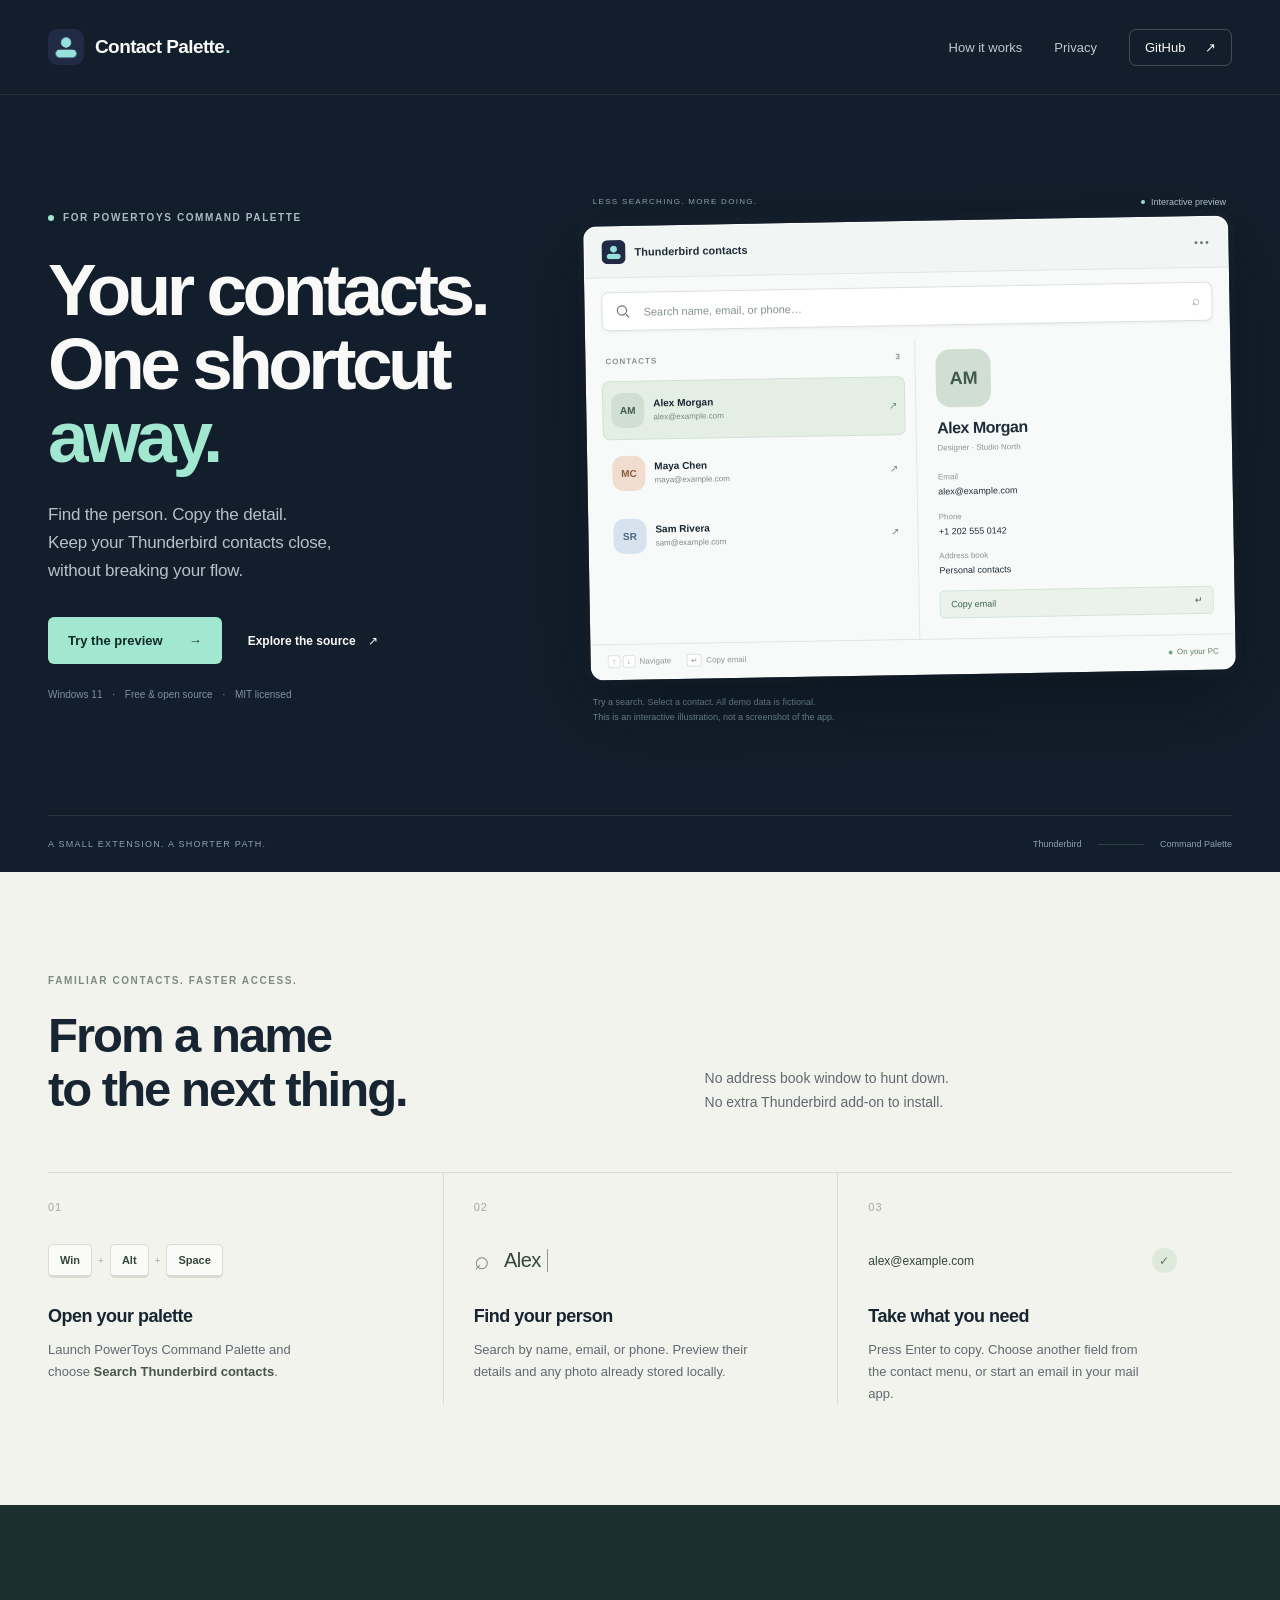
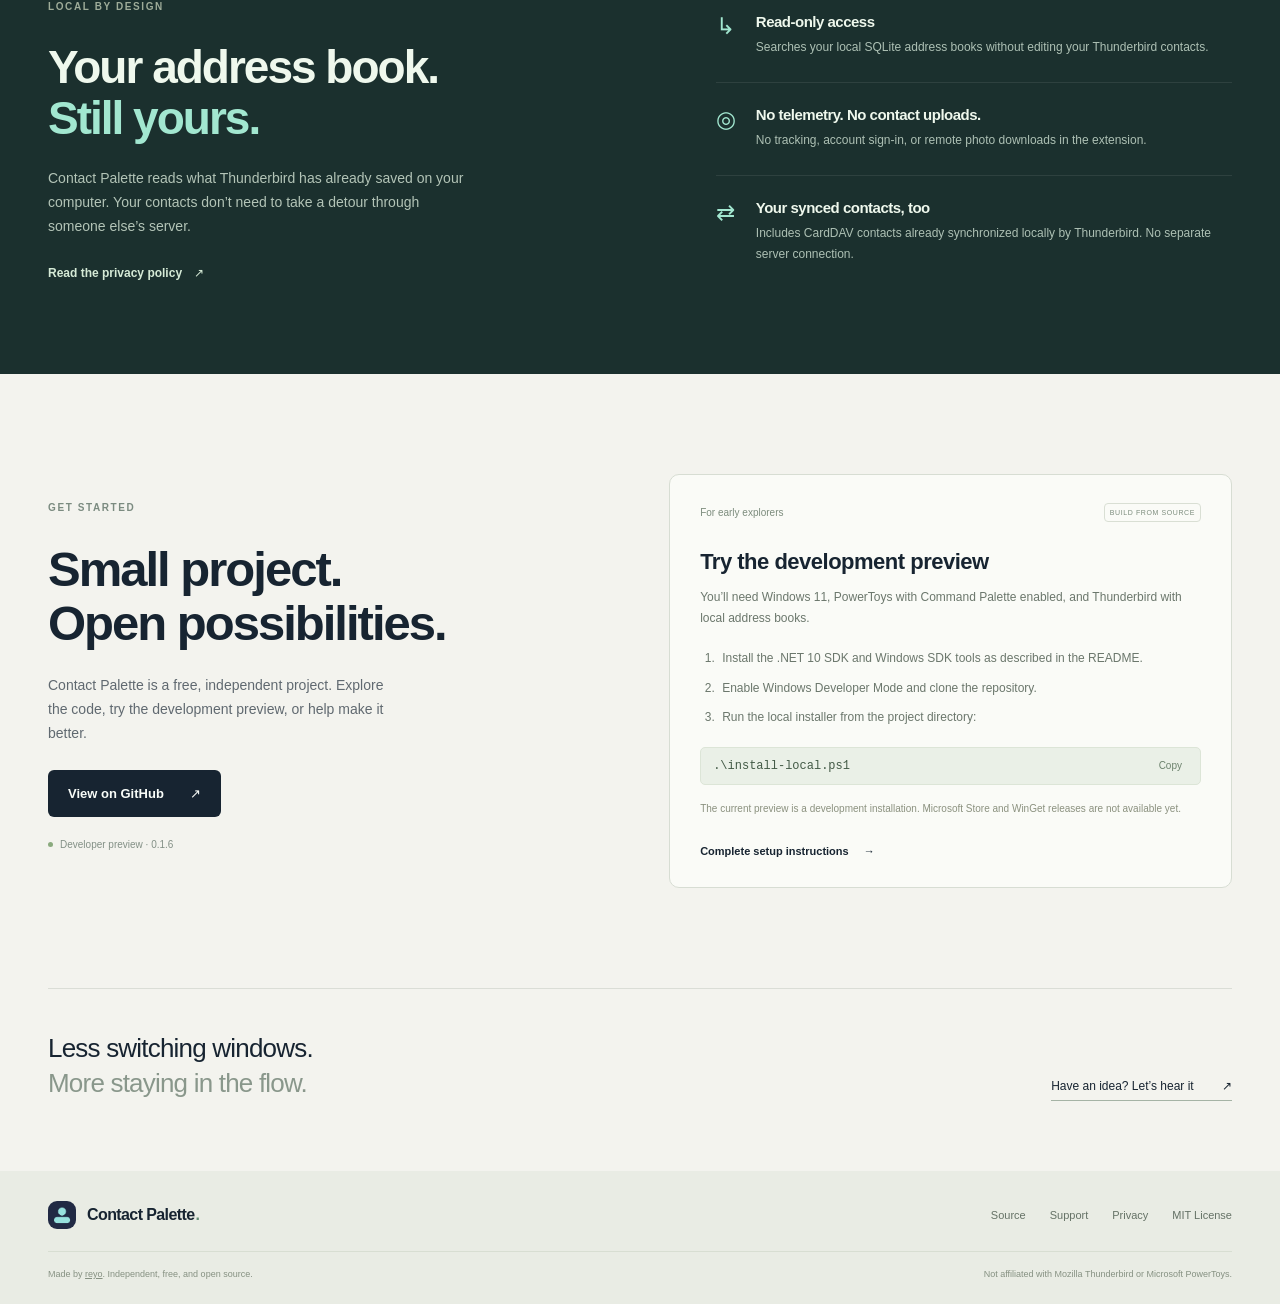
<file: docs/index.html>
<!doctype html>
<html lang="en">
<head>
  <meta charset="utf-8">
  <meta name="viewport" content="width=device-width,initial-scale=1">
  <meta name="description" content="Your Thunderbird contacts, one shortcut away. A local-first, open-source extension for PowerToys Command Palette.">
  <meta name="theme-color" content="#121e2b">
  <meta http-equiv="Content-Security-Policy" content="default-src 'self'; script-src 'self'; style-src 'self'; img-src 'self' data:; connect-src 'none'; object-src 'none'; base-uri 'self'">
  <title>Contact Palette — Your contacts. One shortcut away.</title>
  <link rel="icon" href="assets/logo.png">
  <link rel="stylesheet" href="styles.css">
  <script src="app.js" defer></script>
</head>
<body>
  <a class="skip" href="#main">Skip to content</a>
  <header class="header"><div class="wrap nav">
    <a class="brand" href="./"><img src="assets/logo.png" alt="" width="36" height="36">Contact Palette<span class="brand-dot">.</span></a>
    <nav aria-label="Main navigation"><a href="#how-it-works">How it works</a><a href="#privacy">Privacy</a><a class="nav-github" href="https://github.com/reyo/contact-palette">GitHub <span aria-hidden="true">↗</span></a></nav>
  </div></header>
  <main id="main">
    <section class="hero"><div class="wrap hero-grid">
      <div class="hero-copy">
        <p class="eyebrow"><span class="status-dot"></span> FOR POWERTOYS COMMAND PALETTE</p>
        <h1>Your contacts.<br>One shortcut<br><span>away.</span></h1>
        <p class="hero-description">Find the person. Copy the detail.<br>Keep your Thunderbird contacts close,<br>without breaking your flow.</p>
        <div class="hero-actions"><a class="button mint" href="#get-started">Try the preview <span aria-hidden="true">→</span></a><a class="text-link" href="https://github.com/reyo/contact-palette">Explore the source <span aria-hidden="true">↗</span></a></div>
        <p class="hero-note">Windows 11 <span>·</span> Free &amp; open source <span>·</span> MIT licensed</p>
      </div>
      <div class="demo-shell">
        <div class="demo-caption"><span>LESS SEARCHING. MORE DOING.</span><span class="live-label"><i></i> Interactive preview</span></div>
        <div class="palette" aria-label="Interactive product illustration with fictional contacts">
          <div class="palette-top"><img src="assets/logo.png" width="24" height="24" alt=""><span>Thunderbird contacts</span><span class="palette-dots" aria-hidden="true">•••</span></div>
          <label class="demo-search"><svg viewBox="0 0 24 24" aria-hidden="true"><circle cx="10.5" cy="10.5" r="6.5"></circle><path d="m16 16 4.5 4.5"></path></svg><span class="sr-only">Search fictional contacts</span><input id="demo-search" placeholder="Search name, email, or phone…" autocomplete="off" spellcheck="false"><kbd>⌕</kbd></label>
          <div class="palette-body">
            <div class="demo-results"><p class="tiny-label">CONTACTS <span id="result-count">3</span></p><div id="demo-list" role="listbox" aria-label="Fictional contact results"></div><p id="demo-empty" hidden>No matching contacts.</p></div>
            <div class="demo-detail"><div id="detail-avatar" class="avatar portrait sage" aria-hidden="true">AM</div><h2 id="detail-name">Alex Morgan</h2><p class="detail-role" id="detail-role">Designer · Studio North</p><div class="detail-field"><span>Email</span><span id="detail-email">alex@example.com</span></div><div class="detail-field"><span>Phone</span><span id="detail-phone">+1 202 555 0142</span></div><div class="detail-field"><span>Address book</span><span>Personal contacts</span></div><button class="demo-copy" id="demo-copy" type="button">Copy email <span aria-hidden="true">↵</span></button></div>
          </div>
          <div class="palette-footer"><span><kbd>↑</kbd><kbd>↓</kbd> Navigate</span><span><kbd>↵</kbd> Copy email</span><span class="local-tag"><i></i> On your PC</span></div>
        </div>
        <p class="demo-disclaimer">Try a search. Select a contact. All demo data is fictional.<br>This is an interactive illustration, not a screenshot of the app.</p>
      </div>
    </div><div class="wrap hero-bottom"><span>A SMALL EXTENSION. A SHORTER PATH.</span><span>Thunderbird <span class="connection" aria-hidden="true">────────</span> Command Palette</span></div></section>

    <section class="workflow wrap section" id="how-it-works">
      <div class="section-heading"><p class="eyebrow ink">FAMILIAR CONTACTS. FASTER ACCESS.</p><h2>From a name<br>to the next thing.</h2><p>No address book window to hunt down.<br>No extra Thunderbird add-on to install.</p></div>
      <div class="steps">
        <article><span class="step-number">01</span><div class="step-icon keys" aria-hidden="true"><kbd>Win</kbd><span>+</span><kbd>Alt</kbd><span>+</span><kbd>Space</kbd></div><h3>Open your palette</h3><p>Launch PowerToys Command Palette and choose <strong>Search Thunderbird contacts</strong>.</p></article>
        <article><span class="step-number">02</span><div class="step-icon search-example" aria-hidden="true"><span>⌕</span> Alex<span class="caret"></span></div><h3>Find your person</h3><p>Search by name, email, or phone. Preview their details and any photo already stored locally.</p></article>
        <article><span class="step-number">03</span><div class="step-icon copy-example" aria-hidden="true"><span>alex@example.com</span><span class="copied-mark">✓</span></div><h3>Take what you need</h3><p>Press Enter to copy. Choose another field from the contact menu, or start an email in your mail app.</p></article>
      </div>
    </section>

    <section class="privacy-section" id="privacy"><div class="wrap privacy-grid"><div><p class="eyebrow">LOCAL BY DESIGN</p><h2>Your address book.<br><span>Still yours.</span></h2><p class="privacy-intro">Contact Palette reads what Thunderbird has already saved on your computer. Your contacts don’t need to take a detour through someone else’s server.</p><a class="text-link" href="privacy.html">Read the privacy policy <span aria-hidden="true">↗</span></a></div><div class="privacy-list"><article><span aria-hidden="true">↳</span><div><h3>Read-only access</h3><p>Searches your local SQLite address books without editing your Thunderbird contacts.</p></div></article><article><span aria-hidden="true">◎</span><div><h3>No telemetry. No contact uploads.</h3><p>No tracking, account sign-in, or remote photo downloads in the extension.</p></div></article><article><span aria-hidden="true">⇄</span><div><h3>Your synced contacts, too</h3><p>Includes CardDAV contacts already synchronized locally by Thunderbird. No separate server connection.</p></div></article></div></div></section>

    <section class="get-started wrap section" id="get-started"><div class="install-intro"><p class="eyebrow ink">GET STARTED</p><h2>Small project.<br>Open possibilities.</h2><p>Contact Palette is a free, independent project. Explore the code, try the development preview, or help make it better.</p><a class="button dark" href="https://github.com/reyo/contact-palette">View on GitHub <span aria-hidden="true">↗</span></a><p class="release-note"><span class="status-dot"></span> Developer preview · 0.1.6</p></div><div class="install-card"><div class="install-card-head"><span>For early explorers</span><span class="outline-badge">BUILD FROM SOURCE</span></div><h3>Try the development preview</h3><p>You’ll need Windows 11, PowerToys with Command Palette enabled, and Thunderbird with local address books.</p><ol><li>Install the .NET 10 SDK and Windows SDK tools as described in the README.</li><li>Enable Windows Developer Mode and clone the repository.</li><li>Run the local installer from the project directory:</li></ol><div class="code-row"><code>.\install-local.ps1</code><button id="copy-install" type="button" aria-label="Copy local installer command">Copy</button></div><p class="install-warning">The current preview is a development installation. Microsoft Store and WinGet releases are not available yet.</p><a class="inline-link" href="https://github.com/reyo/contact-palette#try-it-locally-on-windows-11">Complete setup instructions <span aria-hidden="true">→</span></a></div></section>

    <section class="closing wrap"><p>Less switching windows.<br><span>More staying in the flow.</span></p><a href="https://github.com/reyo/contact-palette/issues">Have an idea? Let’s hear it <span aria-hidden="true">↗</span></a></section>
  </main>
  <footer class="footer"><div class="wrap footer-top"><a class="brand" href="./"><img src="assets/logo.png" alt="" width="28" height="28">Contact Palette<span class="brand-dot">.</span></a><nav aria-label="Footer navigation"><a href="https://github.com/reyo/contact-palette">Source</a><a href="https://github.com/reyo/contact-palette/issues">Support</a><a href="privacy.html">Privacy</a><a href="https://github.com/reyo/contact-palette/blob/main/LICENSE">MIT License</a></nav></div><div class="wrap footer-bottom"><p>Made by <a href="https://github.com/reyo">reyo</a>. Independent, free, and open source.</p><p>Not affiliated with Mozilla Thunderbird or Microsoft PowerToys.</p></div></footer>
  <div class="toast" id="toast" role="status" aria-live="polite"></div>
</body></html>
</file>
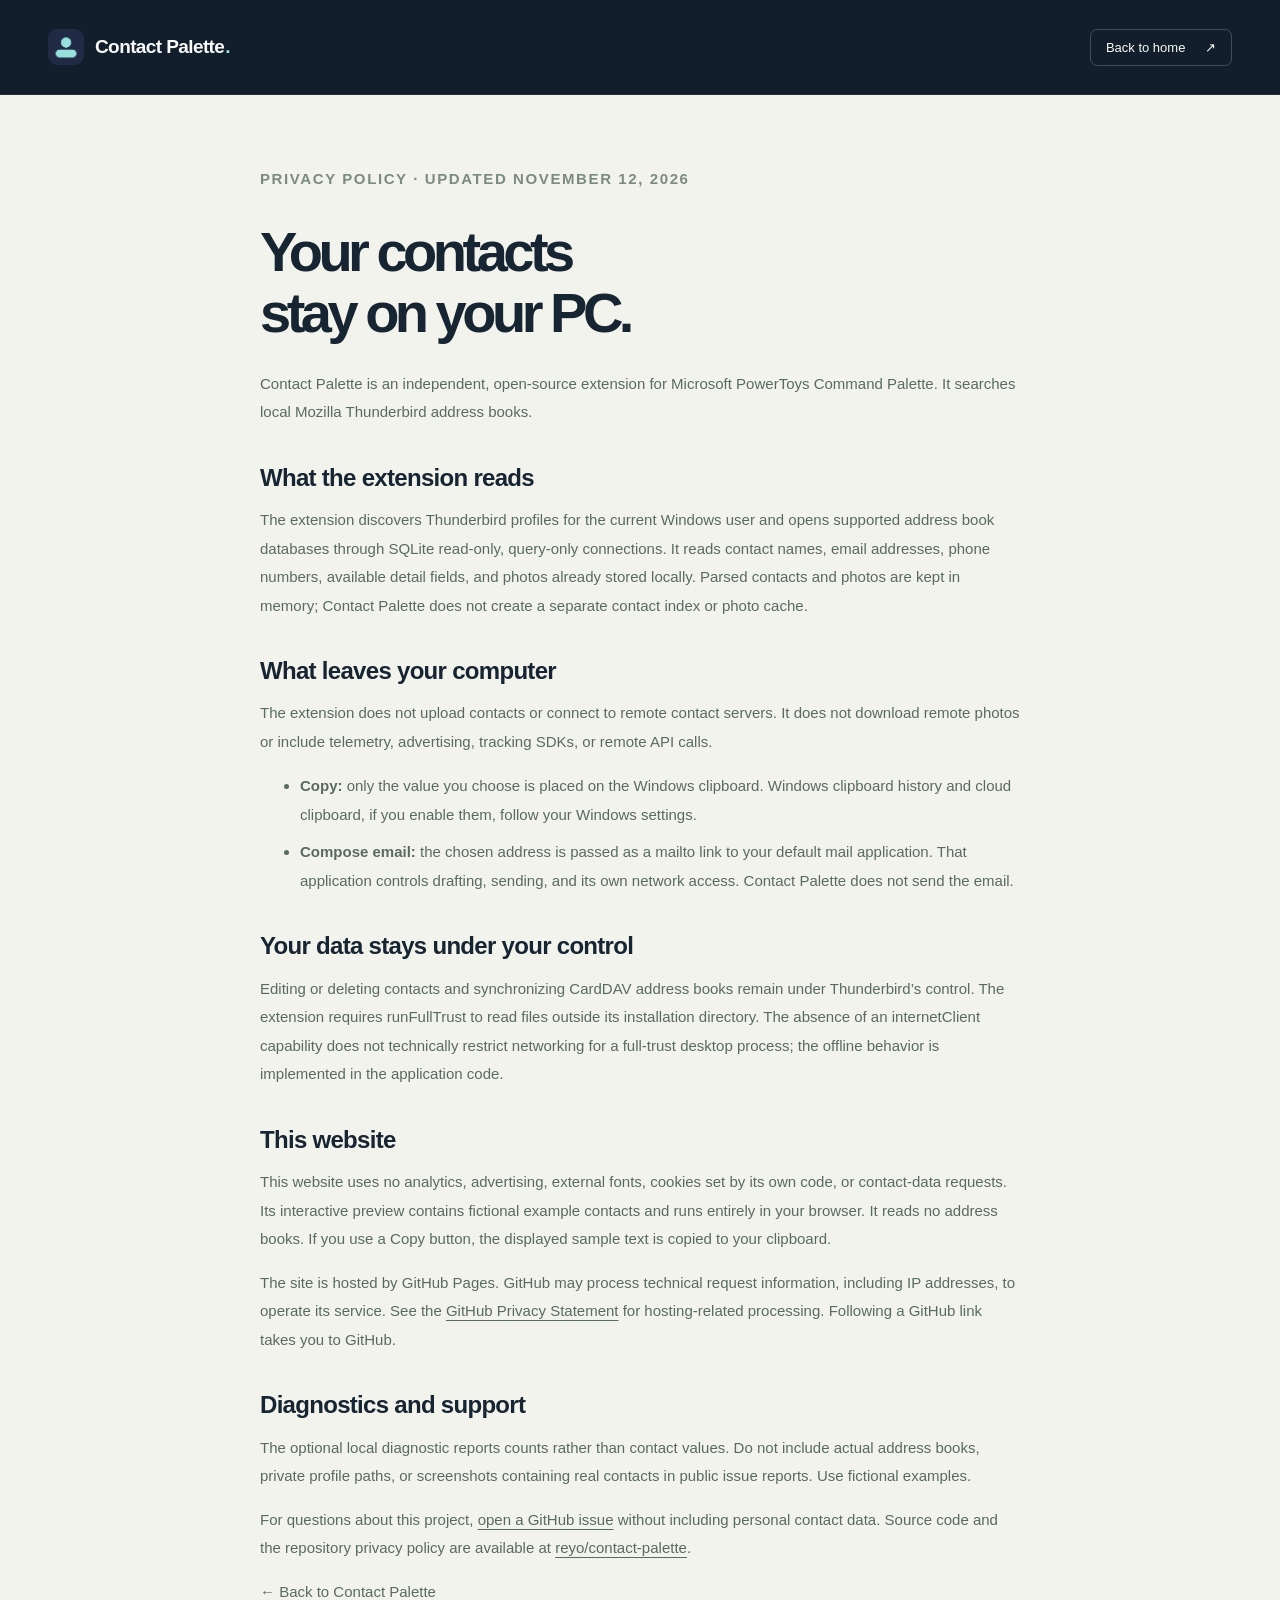
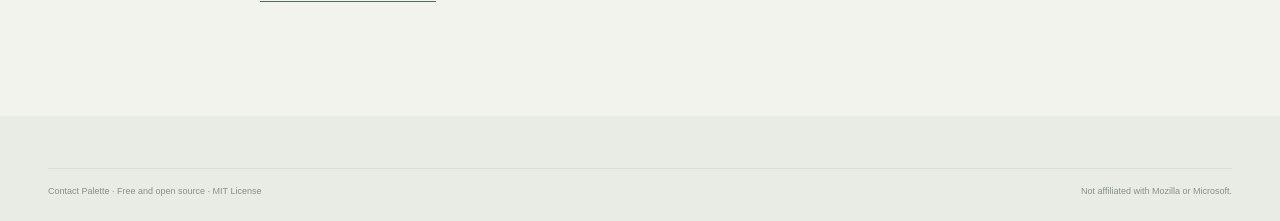
<file: docs/privacy.html>
<!doctype html><html lang="en"><head><meta charset="utf-8"><meta name="viewport" content="width=device-width,initial-scale=1"><meta name="description" content="Privacy policy for Contact Palette, a local-first Thunderbird contact search extension."><meta name="theme-color" content="#121e2b"><meta http-equiv="Content-Security-Policy" content="default-src 'self'; script-src 'none'; style-src 'self'; img-src 'self'; connect-src 'none'; object-src 'none'; base-uri 'self'"><title>Privacy — Contact Palette</title><link rel="icon" href="assets/logo.png"><link rel="stylesheet" href="styles.css"></head><body><a class="skip" href="#main">Skip to content</a><header class="header"><div class="wrap nav"><a class="brand" href="./"><img src="assets/logo.png" width="36" height="36" alt="">Contact Palette<span class="brand-dot">.</span></a><nav aria-label="Main navigation"><a class="nav-github" href="./">Back to home <span aria-hidden="true">↗</span></a></nav></div></header><main id="main" class="wrap policy"><p class="eyebrow">PRIVACY POLICY · UPDATED NOVEMBER 12, 2026</p><h1>Your contacts<br>stay on your PC.</h1><p>Contact Palette is an independent, open-source extension for Microsoft PowerToys Command Palette. It searches local Mozilla Thunderbird address books.</p><h2>What the extension reads</h2><p>The extension discovers Thunderbird profiles for the current Windows user and opens supported address book databases through SQLite read-only, query-only connections. It reads contact names, email addresses, phone numbers, available detail fields, and photos already stored locally. Parsed contacts and photos are kept in memory; Contact Palette does not create a separate contact index or photo cache.</p><h2>What leaves your computer</h2><p>The extension does not upload contacts or connect to remote contact servers. It does not download remote photos or include telemetry, advertising, tracking SDKs, or remote API calls.</p><ul><li><strong>Copy:</strong> only the value you choose is placed on the Windows clipboard. Windows clipboard history and cloud clipboard, if you enable them, follow your Windows settings.</li><li><strong>Compose email:</strong> the chosen address is passed as a mailto link to your default mail application. That application controls drafting, sending, and its own network access. Contact Palette does not send the email.</li></ul><h2>Your data stays under your control</h2><p>Editing or deleting contacts and synchronizing CardDAV address books remain under Thunderbird’s control. The extension requires runFullTrust to read files outside its installation directory. The absence of an internetClient capability does not technically restrict networking for a full-trust desktop process; the offline behavior is implemented in the application code.</p><h2>This website</h2><p>This website uses no analytics, advertising, external fonts, cookies set by its own code, or contact-data requests. Its interactive preview contains fictional example contacts and runs entirely in your browser. It reads no address books. If you use a Copy button, the displayed sample text is copied to your clipboard.</p><p>The site is hosted by GitHub Pages. GitHub may process technical request information, including IP addresses, to operate its service. See the <a href="https://docs.github.com/en/site-policy/privacy-policies/github-general-privacy-statement">GitHub Privacy Statement</a> for hosting-related processing. Following a GitHub link takes you to GitHub.</p><h2>Diagnostics and support</h2><p>The optional local diagnostic reports counts rather than contact values. Do not include actual address books, private profile paths, or screenshots containing real contacts in public issue reports. Use fictional examples.</p><p>For questions about this project, <a href="https://github.com/reyo/contact-palette/issues">open a GitHub issue</a> without including personal contact data. Source code and the repository privacy policy are available at <a href="https://github.com/reyo/contact-palette">reyo/contact-palette</a>.</p><p><a href="./">← Back to Contact Palette</a></p></main><footer class="footer"><div class="wrap footer-bottom"><p>Contact Palette · Free and open source · MIT License</p><p>Not affiliated with Mozilla or Microsoft.</p></div></footer></body></html>
</file>
<file: docs/styles.css>
@charset "UTF-8";
:root{--paper:#f3f3ee;--ink:#172431;--muted:#606970;--night:#121e2b;--mint:#a2e7d0;--line:#daddd6;--white:#fff;--wrap:1200px;font-family:Inter,"Segoe UI",Arial,sans-serif;color:var(--ink);background:var(--paper);font-synthesis:none;color-scheme:light}
*{box-sizing:border-box}html{scroll-behavior:smooth;scroll-padding-top:90px}body{margin:0}a{color:inherit;text-decoration:none}button,input{font:inherit}button,a,input{-webkit-tap-highlight-color:transparent}button{cursor:pointer}a:focus-visible,button:focus-visible,input:focus-visible{outline:3px solid #39a891;outline-offset:5px}img{max-width:100%}.wrap{width:min(var(--wrap),calc(100% - 96px));margin-inline:auto}.header{background:var(--night);color:#f9faf7;border-bottom:1px solid #ffffff15}.nav{height:94px;display:flex;align-items:center;justify-content:space-between;gap:30px}.brand{display:inline-flex;align-items:center;gap:11px;font-size:19px;font-weight:650;letter-spacing:-.6px;white-space:nowrap}.brand img{border-radius:9px}.brand-dot{color:var(--mint);margin-left:-10px}nav{display:flex;gap:32px;align-items:center}nav a{font-size:13px;color:#bdc7ce;transition:color .2s}nav a:hover{color:var(--mint)}.nav-github{border:1px solid #ffffff35;border-radius:7px;padding:10px 15px;color:#f9faf7}.nav-github span{padding-left:16px}.hero{background:var(--night);color:#f9faf7;overflow:hidden}.hero-grid{display:grid;grid-template-columns:.9fr 1.2fr;gap:55px;align-items:center;padding-block:92px 90px}.eyebrow{font-size:10px;font-weight:700;letter-spacing:1.6px;display:flex;align-items:center;gap:9px;color:#a9bbc5;margin:0 0 27px}.status-dot,.live-label i,.local-tag i{height:6px;width:6px;border-radius:50%;display:inline-block;background:var(--mint)}h1{font-size:clamp(55px,5.7vw,82px);font-weight:600;letter-spacing:-4.5px;line-height:1.01;margin:0 0 27px}h1 span{color:var(--mint)}.hero-description{font-size:17px;color:#b5c1ca;line-height:1.65;letter-spacing:-.2px;margin:0 0 32px}.hero-actions{display:flex;align-items:center;gap:26px;flex-wrap:wrap}.button{display:inline-flex;align-items:center;justify-content:space-between;gap:26px;padding:16px 20px;font-size:13px;font-weight:650;border-radius:6px;transition:transform .2s,background .2s}.button:hover{transform:translateY(-2px)}.mint{background:var(--mint);color:#122a28}.mint:hover{background:#b6efdc}.text-link{font-size:12px;font-weight:600;display:inline-flex;gap:12px;align-items:center}.text-link:hover{text-decoration:underline;text-underline-offset:5px}.hero-note{font-size:10px;color:#7f919e;margin:22px 0 0}.hero-note span{margin:0 7px}.demo-shell{min-width:0;padding-top:10px}.demo-caption{display:flex;justify-content:space-between;font-size:8px;letter-spacing:1.3px;color:#90a4b0;margin:0 6px 14px;gap:12px}.live-label{display:flex;align-items:center;gap:6px;font-size:9px;letter-spacing:0;text-transform:none;color:#b5c7ce;white-space:nowrap}.live-label i{width:4px;height:4px}.palette{background:#f8faf9;color:#202d39;border:1px solid #ffffff4a;border-radius:13px;box-shadow:0 28px 75px #020a1160,0 0 0 6px #ffffff03;overflow:hidden;transform:rotate(-1deg)}.palette-top{height:51px;padding:0 17px;display:flex;align-items:center;gap:9px;font-size:11px;font-weight:600;border-bottom:1px solid #e2e8e4;background:#f1f5f3}.palette-top img{border-radius:6px}.palette-dots{margin-left:auto;letter-spacing:2px;font-size:10px;color:#64747b}.demo-search{display:flex;align-items:center;gap:10px;margin:14px 16px;padding:10px 12px;border:1px solid #dce3df;border-radius:7px;background:#fff;box-shadow:0 1px 3px #152f2010}.demo-search svg{width:17px;fill:none;stroke:#66756e;stroke-width:1.7;flex-shrink:0}.demo-search input{min-width:0;flex:1;border:0;background:none;font-size:11px;color:#273f39;outline:none}.demo-search input::placeholder{color:#85928a}.demo-search:focus-within{border-color:#59ab91}.demo-search kbd{color:#85958b;font:12px inherit}.palette-body{display:grid;grid-template-columns:1.05fr 1fr;min-height:283px}.demo-results{padding:5px 10px 20px 15px;border-right:1px solid #e4e9e5}.tiny-label{font-size:8px;color:#86948a;font-weight:650;letter-spacing:1px;margin:5px 4px 12px;display:flex;justify-content:space-between}.contact-row{display:flex;gap:9px;width:100%;align-items:center;text-align:left;border:1px solid transparent;border-radius:7px;background:transparent;padding:11px 8px;margin:4px 0;color:var(--ink)}.contact-row:hover{background:#edf2ed}.contact-row[aria-selected="true"]{border-color:#d1e3d5;background:#e4eee5}.avatar{display:grid;place-items:center;border-radius:11px;width:33px;height:35px;font-size:10px;font-weight:650;flex-shrink:0}.sage{background:#d1ded3;color:#40594c}.peach{background:#f1dcd0;color:#8b5b40}.blue{background:#d6e3ef;color:#4c6680}.contact-row strong{display:block;font-size:10px;font-weight:650}.contact-row small{display:block;font-size:8px;color:#7b8982;margin-top:4px}.contact-row .row-arrow{font-size:10px;margin-left:auto;color:#739181}.demo-detail{padding:10px 20px 20px}.portrait{width:55px;height:58px;border-radius:15px;font-size:18px;margin-bottom:12px}.demo-detail h2{font-size:16px;letter-spacing:-.5px;margin:0 0 4px;font-weight:650}.detail-role{font-size:8px;color:#8a968f;margin:0 0 17px}.detail-field{margin:12px 0;font-size:9px;line-height:1.5}.detail-field span:first-child{display:block;color:#89958d;font-size:8px;margin-bottom:2px}.detail-field span:last-child{overflow-wrap:anywhere}.demo-copy{width:100%;display:flex;align-items:center;justify-content:space-between;padding:8px 10px;border:1px solid #d5e4d8;background:#eaf2eb;color:#3d614b;border-radius:5px;font-size:9px}.demo-copy:hover{background:#dcebdd}.palette-footer{height:35px;display:flex;align-items:center;gap:16px;padding:0 16px;border-top:1px solid #e1e7e2;color:#8c9892;font-size:8px}.palette-footer kbd{border:1px solid #dde4df;border-radius:3px;padding:1px 3px;background:#fff;font:8px inherit;margin-right:2px}.local-tag{display:flex;gap:4px;margin-left:auto;align-items:center;color:#647e6b}.local-tag i{background:#7da58b;width:4px;height:4px}.demo-disclaimer{font-size:9px;color:#748a99;line-height:1.7;margin:20px 6px 0}.hero-bottom{display:flex;justify-content:space-between;gap:20px;padding-block:23px;border-top:1px solid #ffffff19;font-size:9px;color:#8ea2af;letter-spacing:1.25px}.hero-bottom>span:last-child{letter-spacing:0}.connection{margin-inline:14px;color:#435c63;font-size:8px}.section{padding-block:100px}.section-heading{display:grid;grid-template-columns:1.15fr 1fr;column-gap:50px;align-items:end}.section-heading .eyebrow{grid-column:1/-1;margin-bottom:20px}.ink{color:#7b8b80}h2{font-size:clamp(32px,4vw,49px);font-weight:550;letter-spacing:-2px;line-height:1.1;margin:0}p{line-height:1.7}.section-heading>p:last-child{font-size:14px;color:var(--muted);margin:0 0 2px}.steps{display:grid;grid-template-columns:repeat(3,1fr);margin-top:55px;border-top:1px solid var(--line)}.steps article{position:relative;padding:24px 30px 0 0}.steps article+article{border-left:1px solid var(--line);padding-left:30px}.step-number{font-size:11px;color:#a1aaa2;letter-spacing:1px}.step-icon{height:91px;display:flex;align-items:center;gap:6px;color:#33463b}.keys kbd{font-family:inherit;font-size:11px;font-weight:550;padding:9px 11px;background:#fafbf8;border:1px solid #d6dcd2;border-bottom-width:3px;border-radius:5px}.keys>span{color:#a5afa6;font-size:10px}.search-example{font-size:20px;letter-spacing:-.6px}.search-example>span:first-child{margin-right:9px;font-size:26px;color:#7e9383}.caret{height:23px;width:1px;background:#879e8a}.copy-example{font-size:12px;justify-content:space-between;gap:8px}.copied-mark{display:grid;place-items:center;border-radius:50%;width:25px;height:25px;background:#dce9db;color:#5e7b58;margin-right:25px}h3{font-size:18px;letter-spacing:-.5px;font-weight:600;margin:0 0 12px}.steps p{font-size:13px;color:var(--muted);margin:0;max-width:275px}.steps strong{font-weight:550;color:#46564a}.privacy-section{background:#1b302e;color:#eff8ed;padding-block:85px}.privacy-grid{display:grid;grid-template-columns:1.1fr 1fr;gap:100px;align-items:center}.privacy-section .eyebrow{color:#9eac99}.privacy-section h2{font-size:46px}.privacy-section h2 span{color:var(--mint)}.privacy-intro{font-size:14px;color:#b3c4b7;max-width:420px;margin:24px 0}.privacy-section .text-link{color:#d5ead6}.privacy-list article{display:flex;gap:20px;padding:23px 0}.privacy-list article+article{border-top:1px solid #ffffff15}.privacy-list article>span{color:var(--mint);font-size:23px;width:20px;flex-shrink:0}.privacy-list h3{font-size:15px;margin-bottom:7px;font-weight:550}.privacy-list p{font-size:12px;color:#adc0b4;margin:0;line-height:1.8}.get-started{display:grid;grid-template-columns:1fr 1.08fr;gap:100px;align-items:center}.install-intro>p:not(.eyebrow):not(.release-note){font-size:14px;color:var(--muted);margin:24px 0;max-width:355px}.dark{background:var(--ink);color:#f8fcf8}.dark:hover{background:#2c403c}.release-note{display:flex;gap:7px;align-items:center;font-size:10px;color:#839086;margin-top:19px}.release-note .status-dot{background:#8aaa7e;width:5px;height:5px}.install-card{border:1px solid #d7ddd3;background:#fafbf7;border-radius:10px;padding:28px 30px}.install-card-head{display:flex;justify-content:space-between;align-items:center;gap:8px;margin-bottom:27px;color:#7c8c7d;font-size:10px}.outline-badge{border:1px solid #d9dfd4;border-radius:4px;padding:5px;font-size:7px;letter-spacing:.6px}.install-card h3{font-size:22px;font-weight:550}.install-card>p,.install-card li{font-size:12px;color:#6b776c;line-height:1.8}.install-card ol{padding-left:18px;margin-block:18px}.install-card li{padding-left:4px;margin-bottom:8px}.code-row{display:flex;align-items:center;gap:15px;justify-content:space-between;background:#eaf0e7;border:1px solid #dce5d7;border-radius:5px;padding:11px 12px}.code-row code{font:12px Consolas,monospace;color:#435a46}.code-row button{border:0;background:none;font-size:10px;color:#6c826d}.code-row button:hover{color:#162d1b}.install-card .install-warning{font-size:10px;color:#8b917f;margin-block:15px 23px}.inline-link{font-size:11px;font-weight:600}.inline-link span{margin-left:12px}.closing{border-top:1px solid var(--line);display:flex;justify-content:space-between;align-items:end;gap:25px;padding-block:42px 70px}.closing p{font-size:26px;letter-spacing:-.8px;line-height:1.35;margin:0}.closing p span{color:#89978b}.closing a{font-size:12px;border-bottom:1px solid #a5b3a5;padding-bottom:7px}.closing a span{padding-left:25px}.footer{background:#e9ece4;padding:30px 0 22px}.footer .brand{font-size:16px}.footer .brand-dot{color:#658c75}.footer-top{display:flex;justify-content:space-between;align-items:center}.footer nav{gap:24px}.footer nav a{color:#657266;font-size:11px}.footer nav a:hover{color:#183e2c}.footer-bottom{display:flex;justify-content:space-between;gap:20px;margin-top:22px;border-top:1px solid #d8ded2;padding-top:15px}.footer-bottom p{font-size:9px;color:#869182;margin:0}.footer-bottom a{text-decoration:underline}.toast{position:fixed;bottom:24px;left:50%;transform:translate(-50%,20px);background:#1c382f;color:#eff9ef;border:1px solid #96b7a0;border-radius:8px;box-shadow:0 4px 20px #0002;padding:12px 20px;font-size:12px;opacity:0;pointer-events:none;transition:opacity .2s,transform .2s;z-index:5}.toast.show{opacity:1;transform:translate(-50%,0)}.skip{position:absolute;left:20px;top:-70px;background:var(--mint);color:var(--ink);padding:12px;z-index:10}.skip:focus{top:10px}.sr-only{position:absolute;width:1px;height:1px;overflow:hidden;clip:rect(0,0,0,0);white-space:nowrap}.policy{max-width:760px;padding-block:70px 95px}.policy h1{font-size:56px;line-height:1.1;color:var(--ink);margin-bottom:26px}.policy h2{font-size:24px;letter-spacing:-.7px;margin-top:38px}.policy p,.policy li{font-size:15px;color:#596b60;line-height:1.9}.policy a{text-decoration:underline;text-underline-offset:4px}.policy .eyebrow{color:#7b8b80}.policy li{margin-bottom:9px}#demo-empty{font-size:11px;color:#819184;margin:25px 5px}
@media(min-width:1450px){.hero-grid{padding-block:110px}}@media(max-width:1100px){.wrap{width:calc(100% - 64px)}.hero-grid{gap:30px;grid-template-columns:.9fr 1.1fr}h1{font-size:65px;letter-spacing:-3.7px}.hero-actions{gap:18px}.hero-actions .text-link{font-size:10px}.palette-body{grid-template-columns:1.05fr 1fr}.demo-detail{padding-inline:13px}.demo-results{padding-left:10px}.contact-row{gap:6px;padding-inline:5px}.privacy-grid,.get-started{gap:60px}.keys kbd{padding:8px}.steps article+article{padding-left:24px}.steps article{padding-right:24px}}@media(max-width:850px){.hero-grid{grid-template-columns:1fr;padding-block:60px;gap:45px}.hero-copy{max-width:600px}h1{font-size:76px;letter-spacing:-4px}.hero-description br:nth-child(2){display:none}.demo-shell{max-width:590px;width:100%;margin-inline:auto}.hero-actions .text-link{font-size:12px}.palette-body{min-height:300px}.demo-detail{padding-inline:24px}.contact-row{padding:12px 9px;gap:12px}.contact-row strong{font-size:12px}.contact-row small{font-size:9px}.detail-field{font-size:11px}.detail-role{font-size:10px}.demo-search input{font-size:12px}.privacy-grid,.get-started{grid-template-columns:1fr;gap:35px}.privacy-intro{max-width:530px}.privacy-list{display:grid;grid-template-columns:repeat(3,1fr);gap:25px}.privacy-list article{display:block;border:0!important}.privacy-list article>span{display:block;margin-bottom:12px}.steps{gap:20px}.steps article{padding-right:0}.steps article+article{padding-left:20px}.keys{gap:4px}.keys kbd{font-size:9px;padding:6px}.section{padding-block:70px}.section-heading{gap:30px}.install-intro>p:not(.eyebrow):not(.release-note){max-width:500px}.install-card{max-width:650px}.footer-bottom{flex-direction:column;gap:5px}}@media(max-width:560px){.wrap{width:calc(100% - 40px)}.nav{height:76px;gap:12px}.brand{font-size:16px;gap:8px}.brand img{width:30px;height:30px}.nav nav{gap:0}.nav nav>a:not(.nav-github){display:none}.nav-github{font-size:11px;padding:9px 11px}.nav-github span{padding-left:7px}.eyebrow{font-size:8px;letter-spacing:1.15px}h1{font-size:63px;letter-spacing:-3.5px}.hero-grid{padding-top:48px}.hero-description{font-size:15px}.hero-actions{gap:19px}.button{font-size:12px;padding:14px 17px;gap:22px}.hero-note{font-size:9px}.demo-caption{font-size:7px;letter-spacing:.9px}.live-label{font-size:8px}.palette{transform:none;border-radius:10px}.palette-top{height:44px;font-size:10px}.palette-body{grid-template-columns:1.03fr 1fr;min-height:280px}.contact-row{gap:6px;padding:9px 5px}.contact-row strong{font-size:9px}.contact-row small{font-size:7px}.avatar{width:27px;height:31px;font-size:9px;border-radius:8px}.demo-detail{padding:8px 13px 15px}.portrait{width:47px;height:50px;font-size:16px;border-radius:12px}.demo-detail h2{font-size:14px}.detail-role{font-size:7px}.detail-field{font-size:8px}.detail-field span:first-child{font-size:7px}.palette-footer{padding-inline:10px;gap:10px;font-size:7px}.demo-search{margin:11px;padding:10px;gap:7px}.demo-search input{font-size:10px}.demo-disclaimer{font-size:8px}.hero-bottom{font-size:7px;letter-spacing:.7px;align-items:center}.connection{margin-inline:4px;font-size:4px}.hero-bottom>span:first-child{max-width:115px;line-height:1.8}.section-heading{grid-template-columns:1fr;gap:22px}.section-heading .eyebrow{margin:0}.section-heading h2{font-size:38px}.section-heading>p:last-child{font-size:13px}.steps{grid-template-columns:1fr;gap:0;margin-top:35px}.steps article,.steps article+article{padding:25px 0;border:0;border-bottom:1px solid var(--line);display:grid;grid-template-columns:40px 1fr}.step-number{grid-row:1/4;padding-top:8px}.step-icon{height:62px;grid-column:2}.steps h3,.steps p{grid-column:2}.steps p{max-width:none}.step-icon.keys kbd{font-size:11px;padding:8px 10px}.copy-example{justify-content:start;gap:35px}.privacy-section{padding-block:60px}.privacy-section h2{font-size:37px}.privacy-list{grid-template-columns:1fr;gap:0}.privacy-list article{display:flex;padding-block:20px}.privacy-list article+article{border-top:1px solid #ffffff15!important}.privacy-list article>span{margin:0}.privacy-grid{gap:20px}.get-started{gap:32px}.install-card{padding:23px 21px}.install-card-head{font-size:9px}.outline-badge{font-size:6px}.install-card h3{font-size:20px}.closing{flex-direction:column;align-items:start;padding-bottom:45px;gap:25px}.closing p{font-size:24px}.footer-top{flex-direction:column;align-items:start;gap:22px}.footer nav{gap:22px}.footer-bottom p{font-size:8px}.policy h1{font-size:43px;letter-spacing:-2px}.policy p,.policy li{font-size:14px}.toast{width:max-content;max-width:calc(100% - 40px);bottom:15px}}@media(prefers-reduced-motion:reduce){html{scroll-behavior:auto}*,*::before,*::after{transition:none!important}}
</file>
